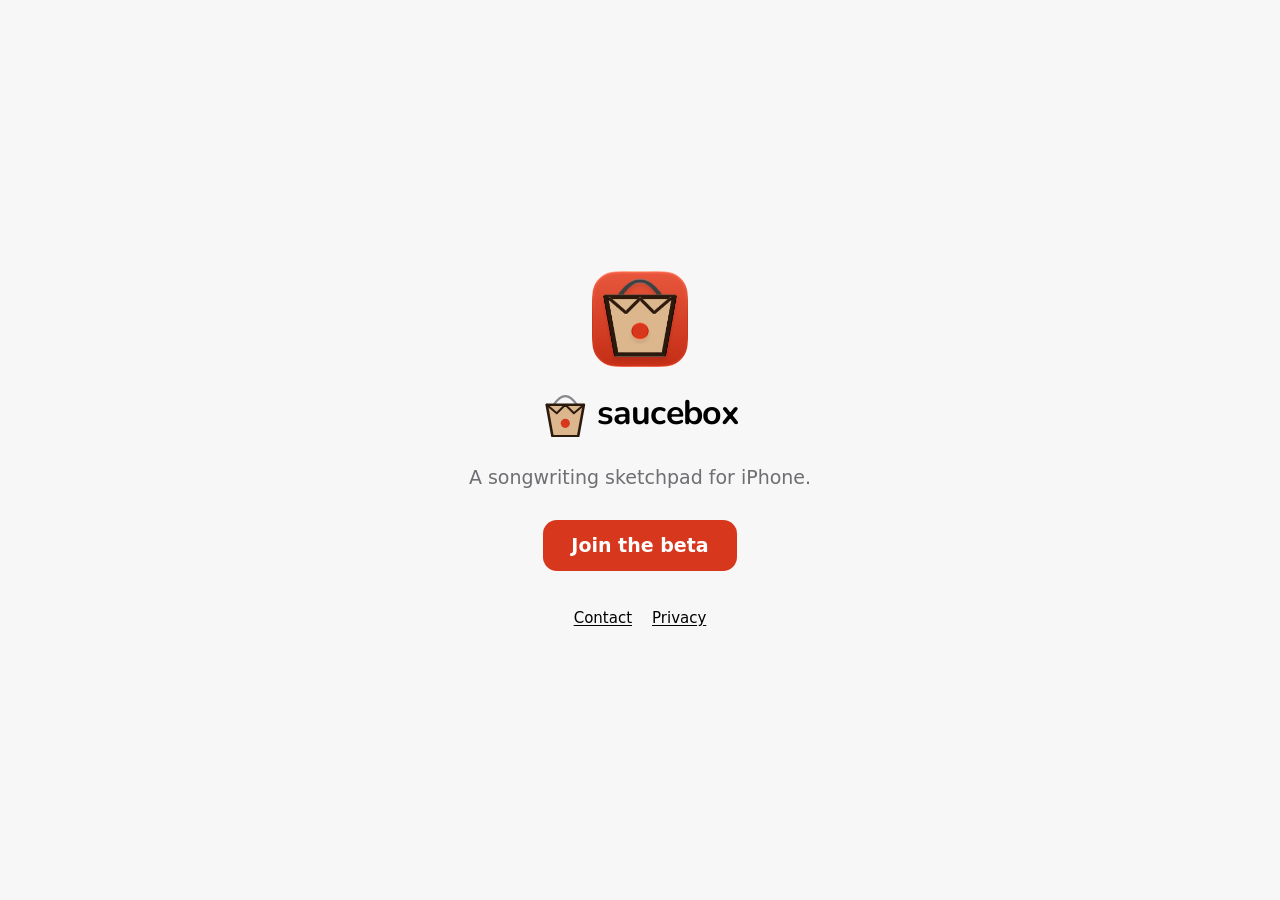
<file: index.html>
<!doctype html>
<html lang="en">
<head>
<meta charset="utf-8">
<meta name="viewport" content="width=device-width, initial-scale=1">
<title>Saucebox</title>
<meta name="description" content="Saucebox is a songwriting sketchpad for iPhone. Now in beta.">
<meta name="theme-color" content="#F7F7F7" media="(prefers-color-scheme: light)">
<meta name="theme-color" content="#000000" media="(prefers-color-scheme: dark)">
<link rel="icon" href="/icon.png">
<link rel="apple-touch-icon" href="/icon.png">
<link rel="stylesheet" href="/site.css">
<style>
  body { min-height: 100vh; min-height: 100svh; display: grid; place-items: center; text-align: center; }
  main { padding: 40px 16px; max-width: 440px; }
  .icon { display: block; width: 96px; height: 96px; margin: 0 auto 22px; }
  h1 { margin: 0; }
  .lockup { font-size: 34px; }
  .tagline { margin: 12px 0 28px; color: var(--meta); font-size: 19px; }
  footer { margin-top: 36px; }
</style>
</head>
<body>
<main>
  <img class="icon" src="/icon.png" alt="Saucebox app icon" width="96" height="96">

  <h1>
    <span class="lockup" aria-label="saucebox">
      <svg viewBox="3 3 34 34" aria-hidden="true" fill="none" stroke-linejoin="round" stroke-linecap="round">
        <path class="mark-handle" d="M12 14 Q20 2 28 14" stroke-width="1.6"/>
        <path class="mark-carton" d="M7 14 H33 L29 36 H11 Z" stroke-width="1.8"/>
        <path class="mark-zigzag" d="M7 14 L14 20 L20 14 L26 20 L33 14" stroke-width="1.4"/>
        <circle class="mark-dot" cx="20" cy="27" r="3.2"/>
      </svg>
      <span class="wordmark">saucebox</span>
    </span>
  </h1>

  <p class="tagline">A songwriting sketchpad for iPhone.</p>

  <a class="button" href="/beta/">Join the beta</a>

  <footer>
    <nav class="footer-links">
      <a href="mailto:info@sauceboxstudio.com">Contact</a>
      <a href="/privacy.html">Privacy</a>
    </nav>
  </footer>
</main>
</body>
</html>
</file>
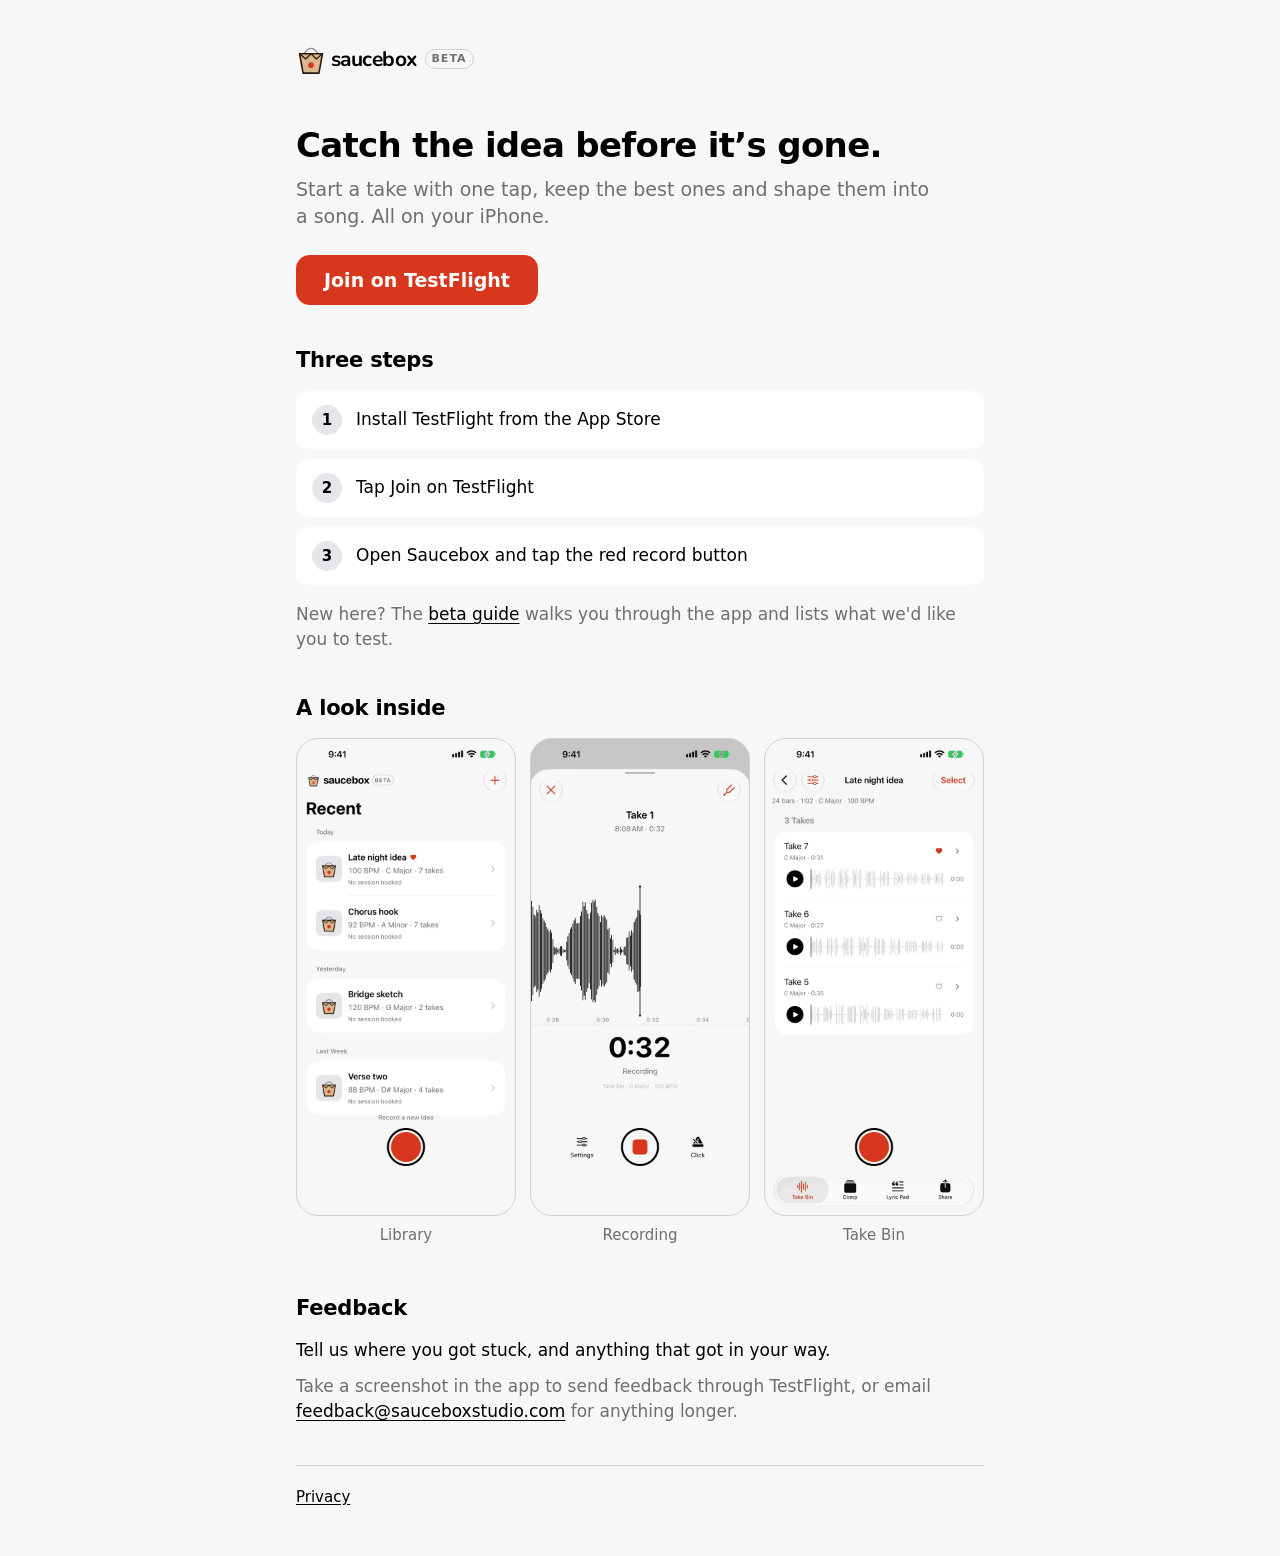
<file: beta/index.html>
<!doctype html>
<html lang="en">
<head>
<meta charset="utf-8">
<meta name="viewport" content="width=device-width, initial-scale=1">
<title>Saucebox beta</title>
<meta name="description" content="Join the Saucebox beta on TestFlight: a songwriting sketchpad for iPhone.">
<meta name="robots" content="noindex">
<meta name="theme-color" content="#F7F7F7" media="(prefers-color-scheme: light)">
<meta name="theme-color" content="#000000" media="(prefers-color-scheme: dark)">
<link rel="icon" href="/icon.png">
<link rel="apple-touch-icon" href="/icon.png">
<link rel="stylesheet" href="/site.css">
<style>
  main { max-width: 720px; margin: 0 auto; padding: 20px 16px 48px; }
  header { padding: 4px 0 28px; }

  h1 { font-size: 34px; line-height: 1.12; letter-spacing: -0.02em; margin: 0 0 12px; }
  .subline { margin: 0 0 24px; color: var(--meta); font-size: 19px; line-height: 1.45; max-width: 34em; }
  .join { margin: 0 0 40px; }

  h2 { font-size: 21px; letter-spacing: -0.01em; margin: 0 0 14px; }
  section { margin: 0 0 40px; }

  .steps { list-style: none; counter-reset: step; margin: 0; padding: 0; display: grid; gap: 10px; }
  .steps li {
    counter-increment: step;
    display: flex; align-items: center; gap: 14px;
    background: var(--card); border-radius: 12px; padding: 14px 16px;
  }
  .steps li::before {
    content: counter(step);
    flex: none; width: 30px; height: 30px; border-radius: 50%;
    display: grid; place-items: center;
    background: var(--tile); color: var(--ink);
    font-weight: 600; font-size: 15px; font-variant-numeric: tabular-nums;
  }

  /* Three screens side by side; a sideways scroll on phones. */
  .screens {
    display: grid; grid-auto-flow: column; grid-auto-columns: minmax(200px, 1fr);
    gap: 14px; margin: 0 -16px; padding: 0 16px 6px;
    overflow-x: auto; scroll-snap-type: x mandatory; scroll-padding: 0 16px;
    list-style: none;
  }
  .screens li { scroll-snap-align: start; margin: 0; }
  .screens figure { margin: 0; }
  .screens img {
    display: block; width: 100%; height: auto; aspect-ratio: 1320 / 2868;
    border-radius: 22px; background: var(--tile);
    outline: 1px solid var(--rule); outline-offset: -1px;
  }
  .screens figcaption { margin-top: 8px; text-align: center; color: var(--meta); font-size: 15px; }

  .feedback p { margin: 0 0 10px; }

  footer { border-top: 1px solid var(--rule); padding-top: 20px; }
  footer .footer-links { justify-content: flex-start; }

  @media (max-width: 599px) {
    h1 { font-size: 30px; }
    .subline { font-size: 17px; }
    .join .button { display: block; width: 100%; }
  }
  @media (min-width: 600px) {
    main { padding-top: 40px; }
    header { padding-bottom: 44px; }
  }
</style>
</head>
<body>
<main>
  <header>
    <a class="lockup" href="/" aria-label="saucebox, beta, home">
      <svg viewBox="3 3 34 34" aria-hidden="true" fill="none" stroke-linejoin="round" stroke-linecap="round">
        <path class="mark-handle" d="M12 14 Q20 2 28 14" stroke-width="1.6"/>
        <path class="mark-carton" d="M7 14 H33 L29 36 H11 Z" stroke-width="1.8"/>
        <path class="mark-zigzag" d="M7 14 L14 20 L20 14 L26 20 L33 14" stroke-width="1.4"/>
        <circle class="mark-dot" cx="20" cy="27" r="3.2"/>
      </svg>
      <span class="wordmark">saucebox</span>
      <span class="beta">BETA</span>
    </a>
  </header>

  <h1>Catch the idea before it’s gone.</h1>
  <p class="subline">Start a take with one tap, keep the best ones and shape them into a song. All on your iPhone.</p>

  <p class="join">
    <a class="button" href="https://testflight.apple.com/join/KSEFqZ4C" rel="noreferrer">Join on TestFlight</a>
  </p>

  <section aria-labelledby="steps-title">
    <h2 id="steps-title">Three steps</h2>
    <ol class="steps">
      <li>Install TestFlight from the App Store</li>
      <li>Tap Join on TestFlight</li>
      <li>Open Saucebox and tap the red record button</li>
    </ol>
    <p class="meta">New here? The <a href="/beta/guide.html">beta guide</a> walks you through the app and lists what we'd like you to test.</p>
  </section>

  <section aria-labelledby="screens-title">
    <h2 id="screens-title">A look inside</h2>
    <ul class="screens">
      <li>
        <figure>
          <picture>
            <source srcset="screens/library-dark.webp" media="(prefers-color-scheme: dark)">
            <img src="screens/library-light.webp" width="1320" height="2868" loading="lazy"
                 alt="The Library: songs listed under Recent, with the round red record button at the bottom">
          </picture>
          <figcaption>Library</figcaption>
        </figure>
      </li>
      <li>
        <figure>
          <picture>
            <source srcset="screens/recording-dark.webp" media="(prefers-color-scheme: dark)">
            <img src="screens/recording-light.webp" width="1320" height="2868" loading="lazy"
                 alt="Recording: a take's waveform drawing in as it records, with the running time">
          </picture>
          <figcaption>Recording</figcaption>
        </figure>
      </li>
      <li>
        <figure>
          <picture>
            <source srcset="screens/takebin-dark.webp" media="(prefers-color-scheme: dark)">
            <img src="screens/takebin-light.webp" width="1320" height="2868" loading="lazy"
                 alt="The Take Bin: a song's takes, each with its waveform and a play button">
          </picture>
          <figcaption>Take Bin</figcaption>
        </figure>
      </li>
    </ul>
  </section>

  <section class="feedback" aria-labelledby="feedback-title">
    <h2 id="feedback-title">Feedback</h2>
    <p>Tell us where you got stuck, and anything that got in your way.</p>
    <p class="meta">Take a screenshot in the app to send feedback through TestFlight, or email <a href="mailto:feedback@sauceboxstudio.com">feedback@sauceboxstudio.com</a> for anything longer.</p>
  </section>

  <footer>
    <nav class="footer-links">
      <a href="/privacy.html">Privacy</a>
    </nav>
  </footer>
</main>
</body>
</html>
</file>
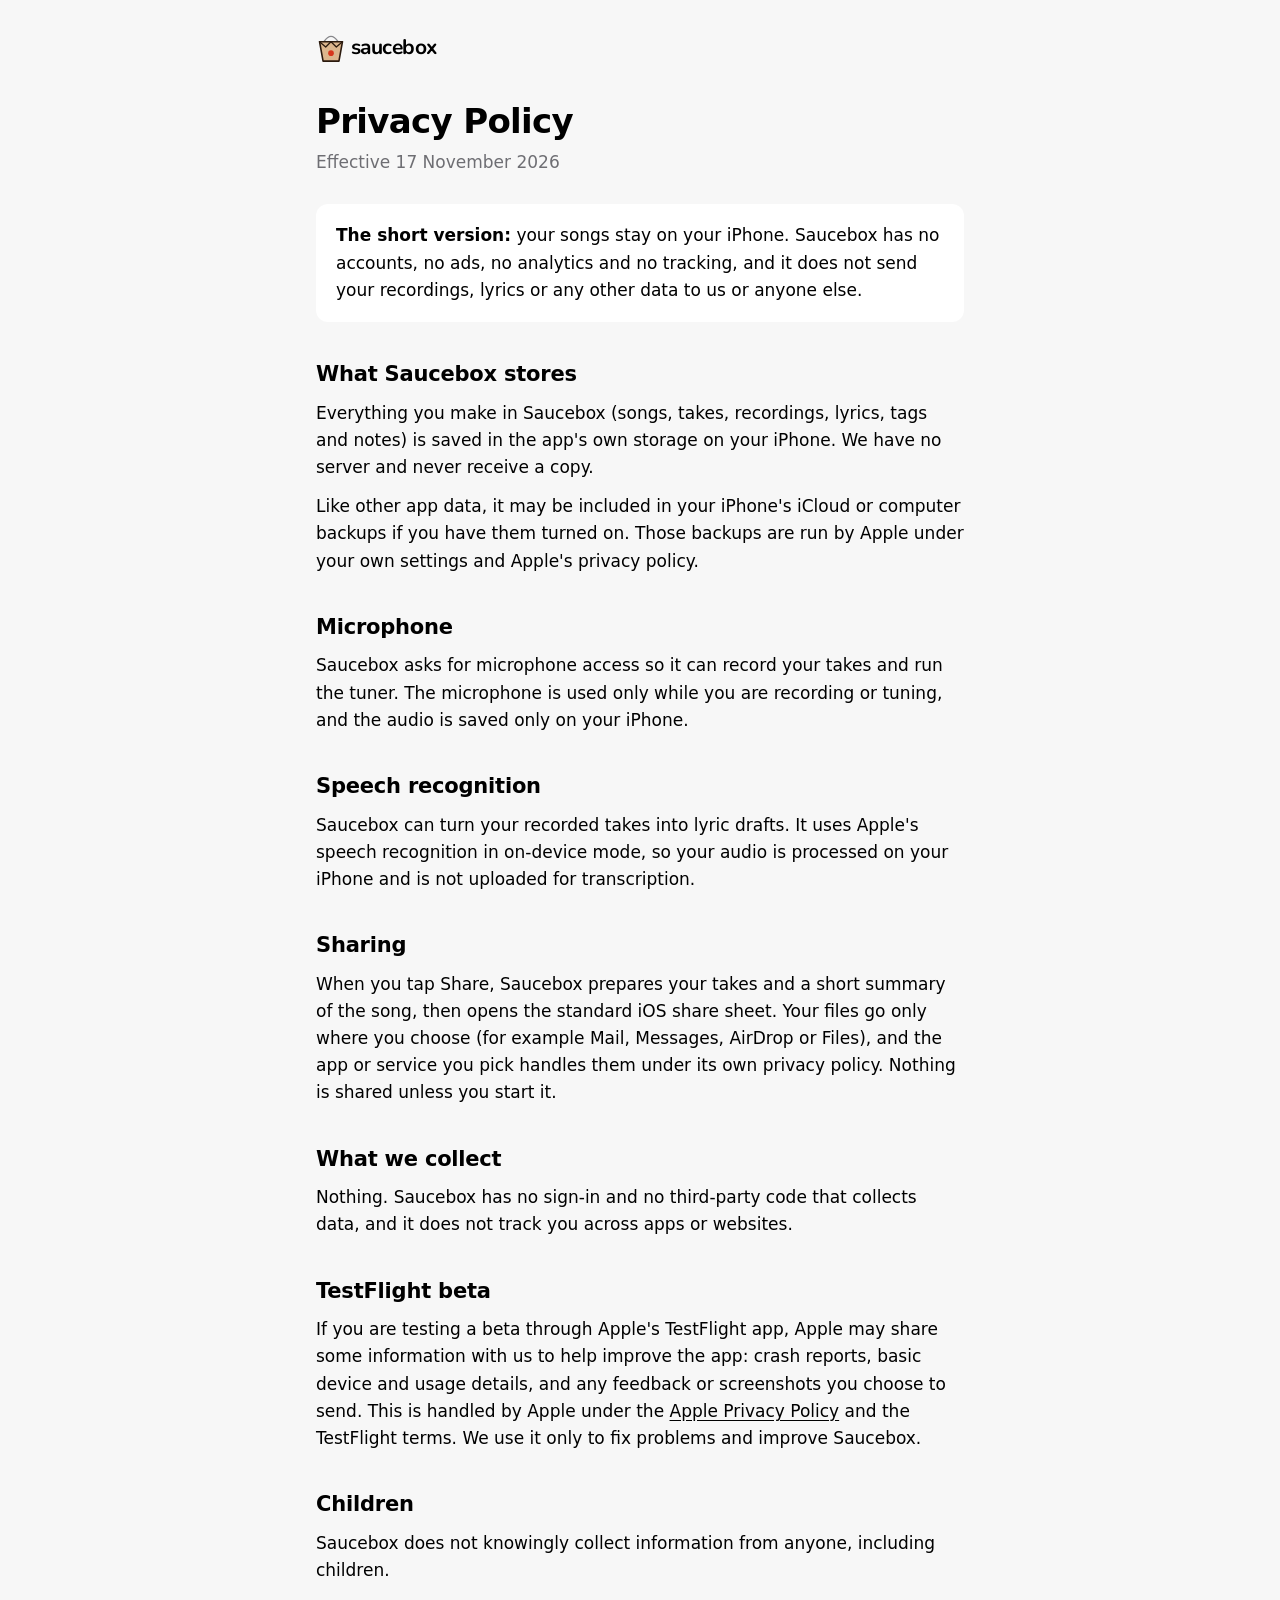
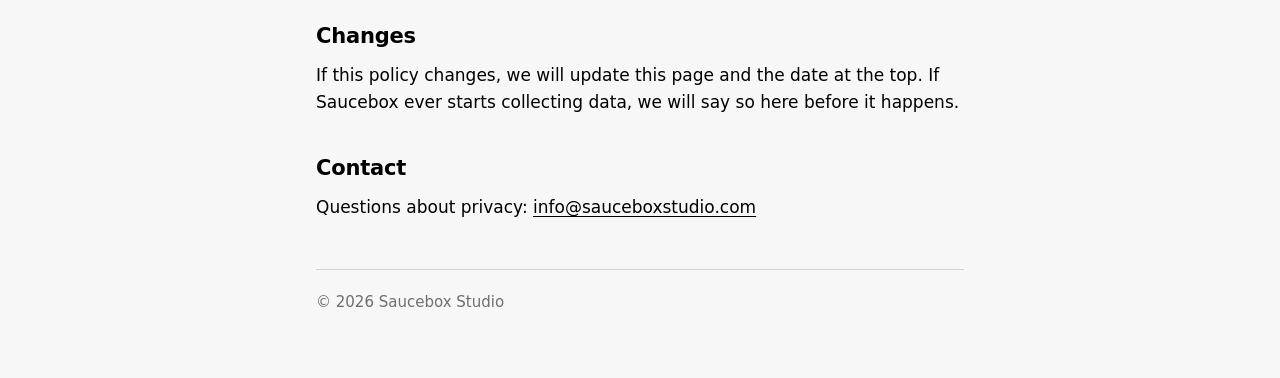
<file: privacy.html>
<!doctype html>
<html lang="en">
<head>
<meta charset="utf-8">
<meta name="viewport" content="width=device-width, initial-scale=1">
<title>Saucebox Privacy Policy</title>
<meta name="description" content="Saucebox keeps your songs, recordings and lyrics on your iPhone. No accounts, no tracking, no data collected.">
<meta name="theme-color" content="#F7F7F7" media="(prefers-color-scheme: light)">
<meta name="theme-color" content="#000000" media="(prefers-color-scheme: dark)">
<link rel="icon" href="/icon.png">
<link rel="apple-touch-icon" href="/icon.png">
<link rel="stylesheet" href="/site.css">
<style>
  body { line-height: 1.6; }
  main { max-width: 680px; margin: 0 auto; padding: 32px 16px 64px; }
  header { margin-bottom: 32px; }
  h1 { font-size: 34px; line-height: 1.15; letter-spacing: -0.02em; margin: 0 0 8px; }
  .updated { color: var(--meta); margin: 0 0 28px; }
  .summary { background: var(--card); border-radius: 12px; padding: 18px 20px; margin-bottom: 36px; }
  .summary p { margin: 0; }
  h2 { font-size: 21px; margin: 36px 0 8px; letter-spacing: -0.01em; }
  p, li { margin: 0 0 12px; }
  ul { padding-left: 22px; margin: 0 0 12px; }
  footer { margin-top: 48px; padding-top: 20px; border-top: 1px solid var(--rule); color: var(--meta); font-size: 15px; }
</style>
</head>
<body>
<main>
  <header>
    <a class="lockup" href="/" aria-label="saucebox, home">
      <svg viewBox="3 3 34 34" aria-hidden="true" fill="none" stroke-linejoin="round" stroke-linecap="round">
        <path class="mark-handle" d="M12 14 Q20 2 28 14" stroke-width="1.6"/>
        <path class="mark-carton" d="M7 14 H33 L29 36 H11 Z" stroke-width="1.8"/>
        <path class="mark-zigzag" d="M7 14 L14 20 L20 14 L26 20 L33 14" stroke-width="1.4"/>
        <circle class="mark-dot" cx="20" cy="27" r="3.2"/>
      </svg>
      <span class="wordmark">saucebox</span>
    </a>
  </header>

  <h1>Privacy Policy</h1>
  <p class="updated">Effective 17 November 2026</p>

  <div class="summary">
    <p><strong>The short version:</strong> your songs stay on your iPhone. Saucebox has no accounts, no ads, no analytics and no tracking, and it does not send your recordings, lyrics or any other data to us or anyone else.</p>
  </div>

  <h2>What Saucebox stores</h2>
  <p>Everything you make in Saucebox (songs, takes, recordings, lyrics, tags and notes) is saved in the app's own storage on your iPhone. We have no server and never receive a copy.</p>
  <p>Like other app data, it may be included in your iPhone's iCloud or computer backups if you have them turned on. Those backups are run by Apple under your own settings and Apple's privacy policy.</p>

  <h2>Microphone</h2>
  <p>Saucebox asks for microphone access so it can record your takes and run the tuner. The microphone is used only while you are recording or tuning, and the audio is saved only on your iPhone.</p>

  <h2>Speech recognition</h2>
  <p>Saucebox can turn your recorded takes into lyric drafts. It uses Apple's speech recognition in on-device mode, so your audio is processed on your iPhone and is not uploaded for transcription.</p>

  <h2>Sharing</h2>
  <p>When you tap Share, Saucebox prepares your takes and a short summary of the song, then opens the standard iOS share sheet. Your files go only where you choose (for example Mail, Messages, AirDrop or Files), and the app or service you pick handles them under its own privacy policy. Nothing is shared unless you start it.</p>

  <h2>What we collect</h2>
  <p>Nothing. Saucebox has no sign-in and no third-party code that collects data, and it does not track you across apps or websites.</p>

  <h2>TestFlight beta</h2>
  <p>If you are testing a beta through Apple's TestFlight app, Apple may share some information with us to help improve the app: crash reports, basic device and usage details, and any feedback or screenshots you choose to send. This is handled by Apple under the <a href="https://www.apple.com/legal/privacy/">Apple Privacy Policy</a> and the TestFlight terms. We use it only to fix problems and improve Saucebox.</p>

  <h2>Children</h2>
  <p>Saucebox does not knowingly collect information from anyone, including children.</p>

  <h2>Changes</h2>
  <p>If this policy changes, we will update this page and the date at the top. If Saucebox ever starts collecting data, we will say so here before it happens.</p>

  <h2>Contact</h2>
  <p>Questions about privacy: <a href="mailto:info@sauceboxstudio.com">info@sauceboxstudio.com</a></p>

  <footer>© 2026 Saucebox Studio</footer>
</main>
</body>
</html>
</file>
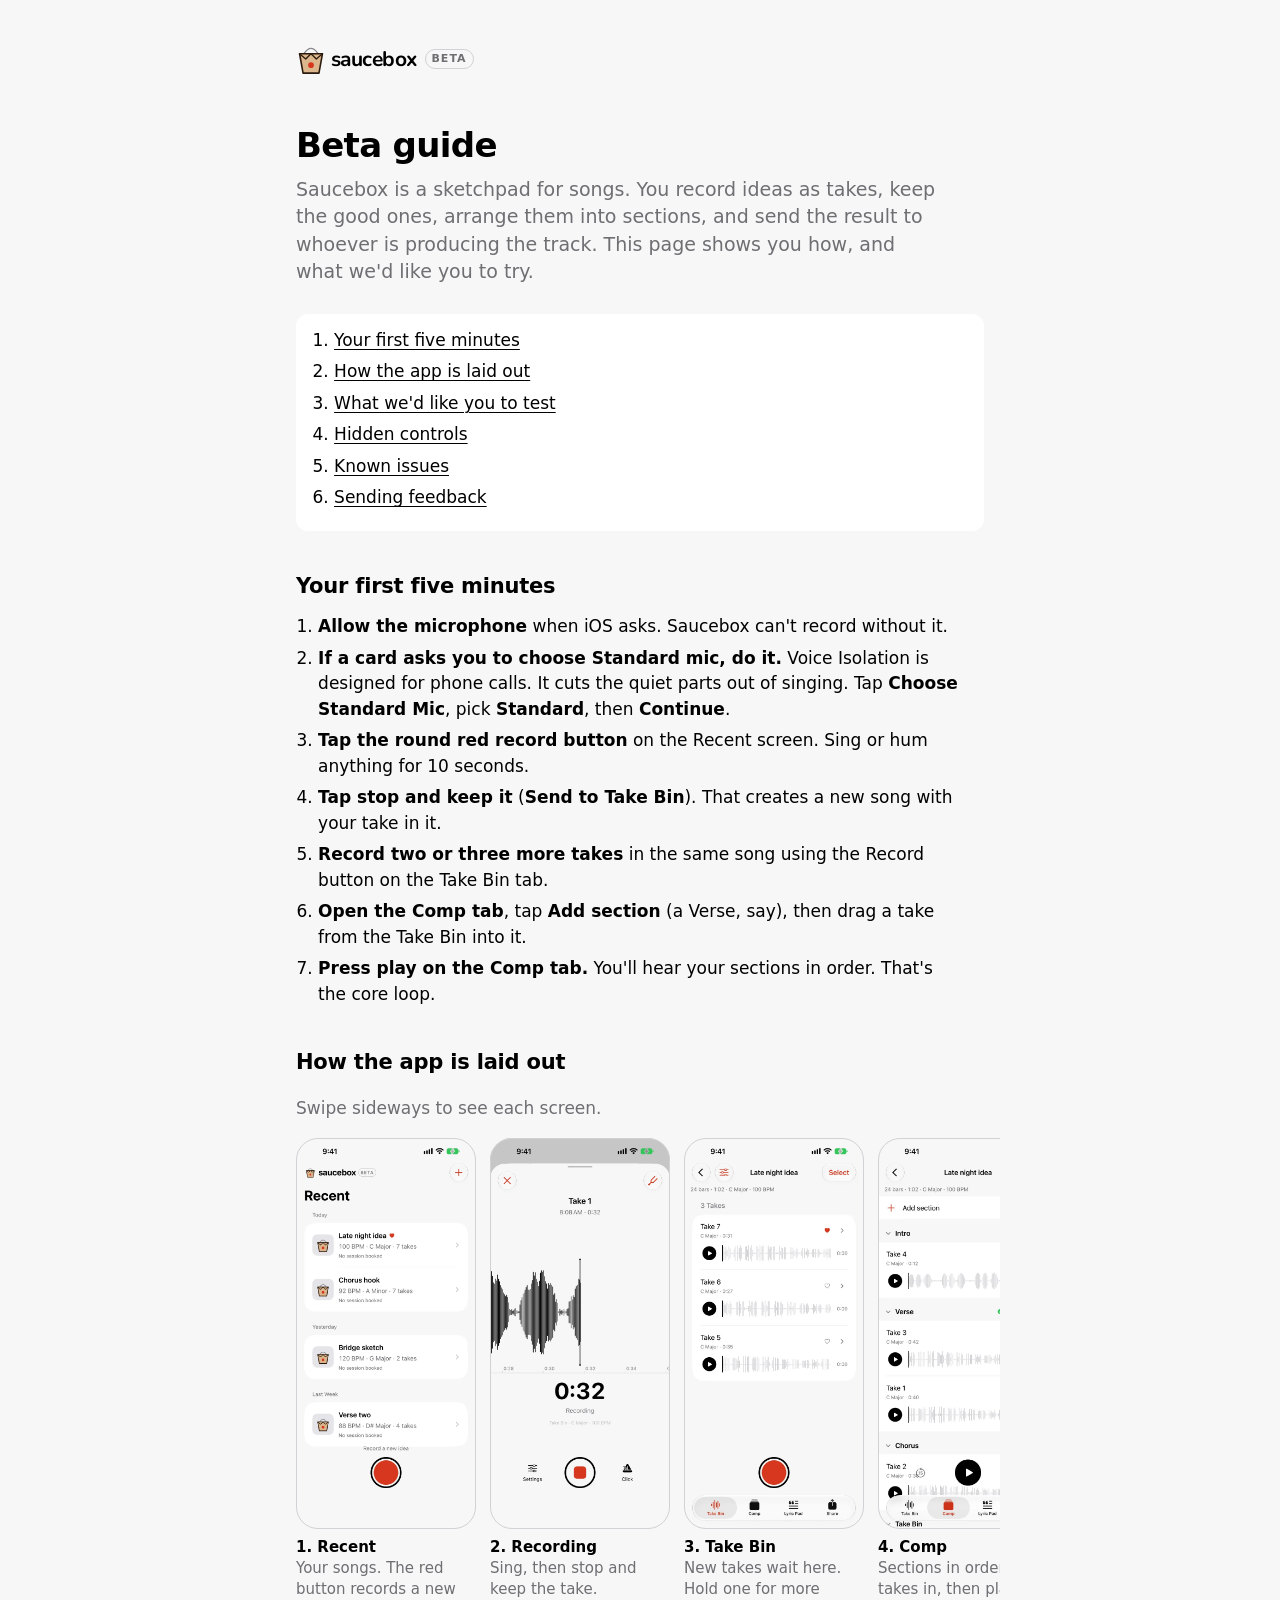
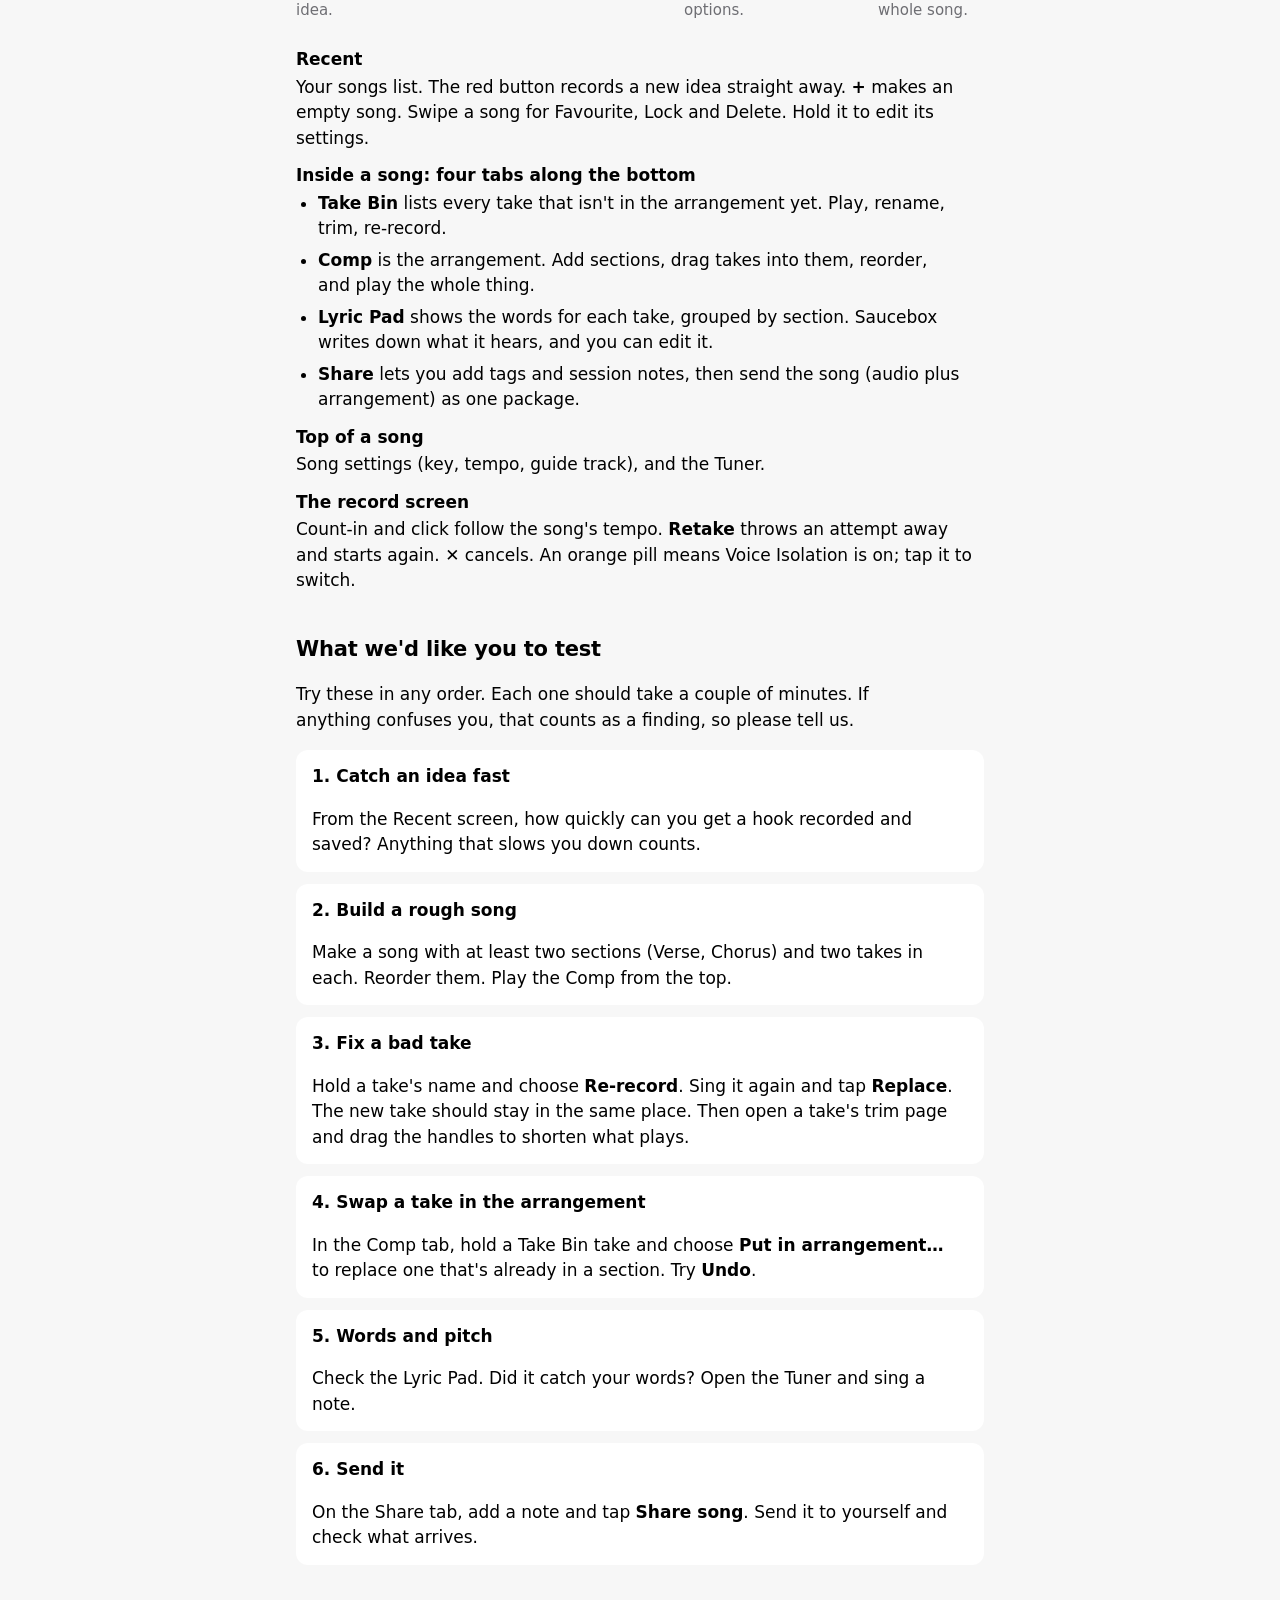
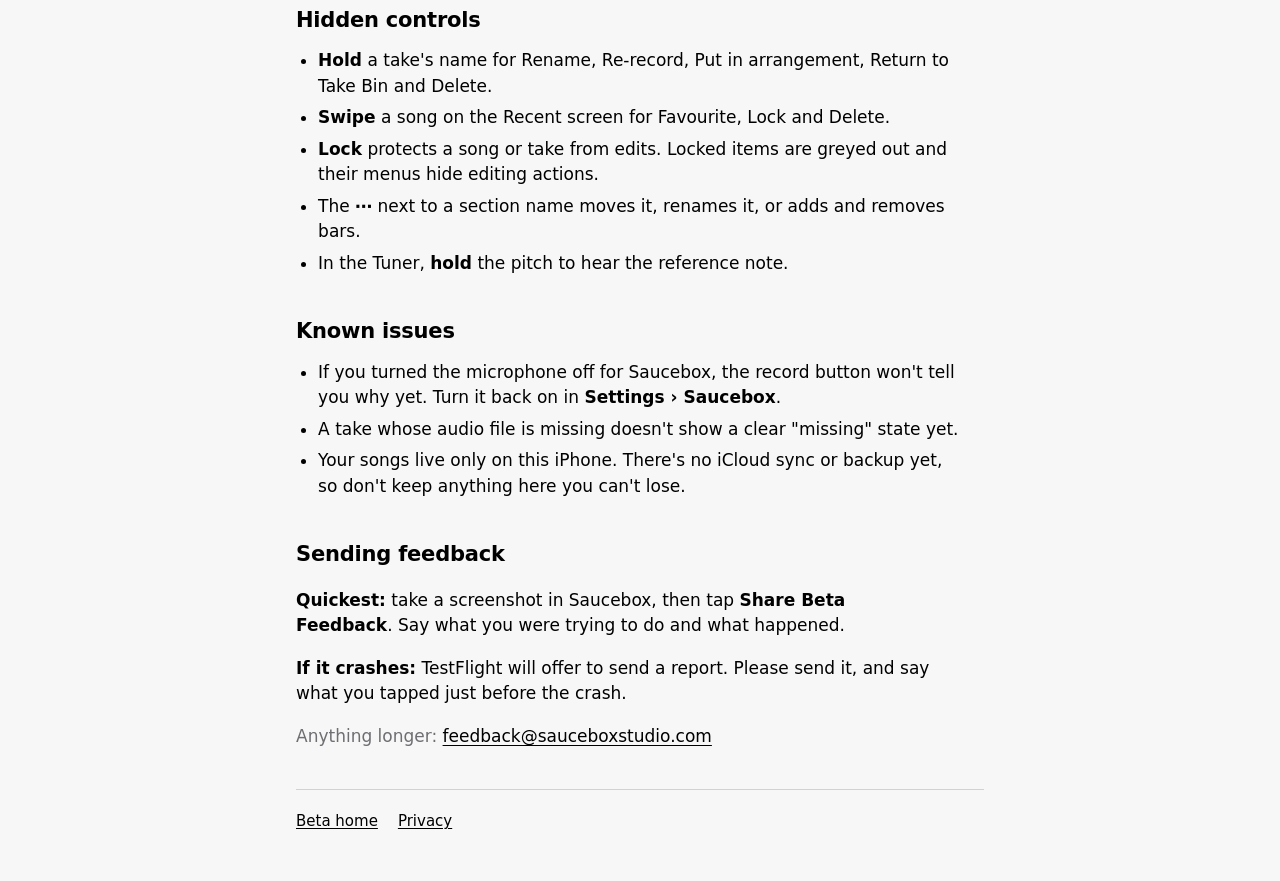
<file: beta/guide.html>
<!doctype html>
<html lang="en">
<head>
<meta charset="utf-8">
<meta name="viewport" content="width=device-width, initial-scale=1">
<title>Saucebox beta guide</title>
<meta name="description" content="How to use the Saucebox beta, and what we'd like you to try.">
<meta name="robots" content="noindex">
<meta name="theme-color" content="#F7F7F7" media="(prefers-color-scheme: light)">
<meta name="theme-color" content="#000000" media="(prefers-color-scheme: dark)">
<link rel="icon" href="/icon.png">
<link rel="apple-touch-icon" href="/icon.png">
<link rel="stylesheet" href="/site.css">
<style>
  main { max-width: 720px; margin: 0 auto; padding: 20px 16px 48px; }
  header { padding: 4px 0 28px; }
  h1 { font-size: 34px; line-height: 1.12; letter-spacing: -0.02em; margin: 0 0 12px; }
  .subline { margin: 0 0 28px; color: var(--meta); font-size: 19px; line-height: 1.45; max-width: 34em; }
  h2 { font-size: 21px; letter-spacing: -0.01em; margin: 0 0 12px; }
  h3 { font-size: 17px; margin: 18px 0 6px; }
  section { margin: 0 0 40px; }
  p, li { max-width: 38em; }
  ul, ol { padding-left: 1.3em; margin: 0 0 12px; }
  li { margin: 0 0 6px; }
  .toc { background: var(--card); border-radius: 12px; padding: 14px 16px; margin: 0 0 40px; }
  .toc ol { margin: 0; }
  .card { background: var(--card); border-radius: 12px; padding: 14px 16px; margin: 0 0 12px; }
  .card h3 { margin-top: 0; }
  .card p:last-child, .card ol:last-child, .card ul:last-child { margin-bottom: 0; }
  dl { margin: 0; }
  dt { font-weight: 600; margin-top: 12px; }
  dd { margin: 2px 0 0; color: var(--ink); }
  .meta { color: var(--meta); }
  kbd { font: inherit; font-weight: 600; }
  .screens {
    display: grid; grid-auto-flow: column; grid-auto-columns: minmax(180px, 1fr);
    gap: 14px; margin: 0 -16px 20px; padding: 0 16px 6px;
    overflow-x: auto; scroll-snap-type: x mandatory; scroll-padding: 0 16px;
    list-style: none;
  }
  .screens li { scroll-snap-align: start; margin: 0; max-width: none; }
  .screens figure { margin: 0; }
  .screens img {
    display: block; width: 100%; height: auto; aspect-ratio: 1320 / 2868;
    border-radius: 22px; background: var(--tile);
    outline: 1px solid var(--rule); outline-offset: -1px;
  }
  .screens figcaption { margin-top: 8px; color: var(--meta); font-size: 15px; line-height: 1.4; }
  .screens figcaption strong { color: var(--ink); display: block; }
  footer { border-top: 1px solid var(--rule); padding-top: 20px; }
  footer .footer-links { justify-content: flex-start; gap: 20px; }
  @media (max-width: 599px) { h1 { font-size: 30px; } .subline { font-size: 17px; } }
  @media (min-width: 600px) { main { padding-top: 40px; } header { padding-bottom: 44px; } }
</style>
</head>
<body>
<main>
  <header>
    <a class="lockup" href="/beta/" aria-label="saucebox, beta, home">
      <svg viewBox="3 3 34 34" aria-hidden="true" fill="none" stroke-linejoin="round" stroke-linecap="round">
        <path class="mark-handle" d="M12 14 Q20 2 28 14" stroke-width="1.6"/>
        <path class="mark-carton" d="M7 14 H33 L29 36 H11 Z" stroke-width="1.8"/>
        <path class="mark-zigzag" d="M7 14 L14 20 L20 14 L26 20 L33 14" stroke-width="1.4"/>
        <circle class="mark-dot" cx="20" cy="27" r="3.2"/>
      </svg>
      <span class="wordmark">saucebox</span>
      <span class="beta">BETA</span>
    </a>
  </header>

  <h1>Beta guide</h1>
  <p class="subline">Saucebox is a sketchpad for songs. You record ideas as takes, keep the good ones, arrange them into sections, and send the result to whoever is producing the track. This page shows you how, and what we'd like you to try.</p>

  <nav class="toc" aria-label="On this page">
    <ol>
      <li><a href="#first-launch">Your first five minutes</a></li>
      <li><a href="#map">How the app is laid out</a></li>
      <li><a href="#test">What we'd like you to test</a></li>
      <li><a href="#tips">Hidden controls</a></li>
      <li><a href="#known">Known issues</a></li>
      <li><a href="#feedback">Sending feedback</a></li>
    </ol>
  </nav>

  <section id="first-launch" aria-labelledby="first-launch-title">
    <h2 id="first-launch-title">Your first five minutes</h2>
    <ol>
      <li><strong>Allow the microphone</strong> when iOS asks. Saucebox can't record without it.</li>
      <li><strong>If a card asks you to choose Standard mic, do it.</strong> Voice Isolation is designed for phone calls. It cuts the quiet parts out of singing. Tap <kbd>Choose Standard Mic</kbd>, pick <kbd>Standard</kbd>, then <kbd>Continue</kbd>.</li>
      <li><strong>Tap the round red record button</strong> on the Recent screen. Sing or hum anything for 10 seconds.</li>
      <li><strong>Tap stop and keep it</strong> (<kbd>Send to Take Bin</kbd>). That creates a new song with your take in it.</li>
      <li><strong>Record two or three more takes</strong> in the same song using the Record button on the Take Bin tab.</li>
      <li><strong>Open the Comp tab</strong>, tap <kbd>Add section</kbd> (a Verse, say), then drag a take from the Take Bin into it.</li>
      <li><strong>Press play on the Comp tab.</strong> You'll hear your sections in order. That's the core loop.</li>
    </ol>
  </section>

  <section id="map" aria-labelledby="map-title">
    <h2 id="map-title">How the app is laid out</h2>
    <p class="meta">Swipe sideways to see each screen.</p>
    <ul class="screens">
      <li><figure>
        <picture>
          <source srcset="screens/library-dark.webp" media="(prefers-color-scheme: dark)">
          <img src="screens/library-light.webp" width="660" height="1434" loading="lazy"
               alt="The Recent screen: songs listed by date, with the round red record button at the bottom">
        </picture>
        <figcaption><strong>1. Recent</strong>Your songs. The red button records a new idea.</figcaption>
      </figure></li>
      <li><figure>
        <picture>
          <source srcset="screens/recording-dark.webp" media="(prefers-color-scheme: dark)">
          <img src="screens/recording-light.webp" width="660" height="1434" loading="lazy"
               alt="The record screen: a take's waveform drawing in as it records, with the running time">
        </picture>
        <figcaption><strong>2. Recording</strong>Sing, then stop and keep the take.</figcaption>
      </figure></li>
      <li><figure>
        <picture>
          <source srcset="screens/takebin-dark.webp" media="(prefers-color-scheme: dark)">
          <img src="screens/takebin-light.webp" width="660" height="1434" loading="lazy"
               alt="The Take Bin tab: a song's takes, each with its waveform and a play button">
        </picture>
        <figcaption><strong>3. Take Bin</strong>New takes wait here. Hold one for more options.</figcaption>
      </figure></li>
      <li><figure>
        <picture>
          <source srcset="screens/comp-dark.webp" media="(prefers-color-scheme: dark)">
          <img src="screens/comp-light.webp" width="660" height="1434" loading="lazy"
               alt="The Comp tab: Add section at the top, then Intro, Verse and Chorus sections with their takes, and a large play button">
        </picture>
        <figcaption><strong>4. Comp</strong>Sections in order. Drag takes in, then play the whole song.</figcaption>
      </figure></li>
      <li><figure>
        <picture>
          <source srcset="screens/lyricpad-dark.webp" media="(prefers-color-scheme: dark)">
          <img src="screens/lyricpad-light.webp" width="660" height="1434" loading="lazy"
               alt="The Lyric Pad tab: each section's takes with the words Saucebox heard and a syllable count per line">
        </picture>
        <figcaption><strong>5. Lyric Pad</strong>The words it heard, with syllables per line.</figcaption>
      </figure></li>
    </ul>
    <dl>
      <dt>Recent</dt>
      <dd>Your songs list. The red button records a new idea straight away. <kbd>+</kbd> makes an empty song. Swipe a song for Favourite, Lock and Delete. Hold it to edit its settings.</dd>
      <dt>Inside a song: four tabs along the bottom</dt>
      <dd>
        <ul>
          <li><strong>Take Bin</strong> lists every take that isn't in the arrangement yet. Play, rename, trim, re-record.</li>
          <li><strong>Comp</strong> is the arrangement. Add sections, drag takes into them, reorder, and play the whole thing.</li>
          <li><strong>Lyric Pad</strong> shows the words for each take, grouped by section. Saucebox writes down what it hears, and you can edit it.</li>
          <li><strong>Share</strong> lets you add tags and session notes, then send the song (audio plus arrangement) as one package.</li>
        </ul>
      </dd>
      <dt>Top of a song</dt>
      <dd>Song settings (key, tempo, guide track), and the Tuner.</dd>
      <dt>The record screen</dt>
      <dd>Count-in and click follow the song's tempo. <kbd>Retake</kbd> throws an attempt away and starts again. <kbd>✕</kbd> cancels. An orange pill means Voice Isolation is on; tap it to switch.</dd>
    </dl>
  </section>

  <section id="test" aria-labelledby="test-title">
    <h2 id="test-title">What we'd like you to test</h2>
    <p>Try these in any order. Each one should take a couple of minutes. If anything confuses you, that counts as a finding, so please tell us.</p>

    <div class="card">
      <h3>1. Catch an idea fast</h3>
      <p>From the Recent screen, how quickly can you get a hook recorded and saved? Anything that slows you down counts.</p>
    </div>
    <div class="card">
      <h3>2. Build a rough song</h3>
      <p>Make a song with at least two sections (Verse, Chorus) and two takes in each. Reorder them. Play the Comp from the top.</p>
    </div>
    <div class="card">
      <h3>3. Fix a bad take</h3>
      <p>Hold a take's name and choose <kbd>Re-record</kbd>. Sing it again and tap <kbd>Replace</kbd>. The new take should stay in the same place. Then open a take's trim page and drag the handles to shorten what plays.</p>
    </div>
    <div class="card">
      <h3>4. Swap a take in the arrangement</h3>
      <p>In the Comp tab, hold a Take Bin take and choose <kbd>Put in arrangement…</kbd> to replace one that's already in a section. Try <kbd>Undo</kbd>.</p>
    </div>
    <div class="card">
      <h3>5. Words and pitch</h3>
      <p>Check the Lyric Pad. Did it catch your words? Open the Tuner and sing a note.</p>
    </div>
    <div class="card">
      <h3>6. Send it</h3>
      <p>On the Share tab, add a note and tap <kbd>Share song</kbd>. Send it to yourself and check what arrives.</p>
    </div>
  </section>

  <section id="tips" aria-labelledby="tips-title">
    <h2 id="tips-title">Hidden controls</h2>
    <ul>
      <li><strong>Hold</strong> a take's name for Rename, Re-record, Put in arrangement, Return to Take Bin and Delete.</li>
      <li><strong>Swipe</strong> a song on the Recent screen for Favourite, Lock and Delete.</li>
      <li><strong>Lock</strong> protects a song or take from edits. Locked items are greyed out and their menus hide editing actions.</li>
      <li>The <kbd>⋯</kbd> next to a section name moves it, renames it, or adds and removes bars.</li>
      <li>In the Tuner, <strong>hold</strong> the pitch to hear the reference note.</li>
    </ul>
  </section>

  <section id="known" aria-labelledby="known-title">
    <h2 id="known-title">Known issues</h2>
    <ul>
      <li>If you turned the microphone off for Saucebox, the record button won't tell you why yet. Turn it back on in <strong>Settings › Saucebox</strong>.</li>
      <li>A take whose audio file is missing doesn't show a clear "missing" state yet.</li>
      <li>Your songs live only on this iPhone. There's no iCloud sync or backup yet, so don't keep anything here you can't lose.</li>
    </ul>
  </section>

  <section id="feedback" aria-labelledby="feedback-title">
    <h2 id="feedback-title">Sending feedback</h2>
    <p><strong>Quickest:</strong> take a screenshot in Saucebox, then tap <kbd>Share Beta Feedback</kbd>. Say what you were trying to do and what happened.</p>
    <p><strong>If it crashes:</strong> TestFlight will offer to send a report. Please send it, and say what you tapped just before the crash.</p>
    <p class="meta">Anything longer: <a href="mailto:feedback@sauceboxstudio.com">feedback@sauceboxstudio.com</a></p>
  </section>

  <footer>
    <nav class="footer-links">
      <a href="/beta/">Beta home</a>
      <a href="/privacy.html">Privacy</a>
    </nav>
  </footer>
</main>
</body>
</html>
</file>
<file: site.css>
/* Saucebox site styles: the app's colour tokens (spec §1.1) and type (§5.1).
   Plain CSS, no framework, no third-party calls. */

/* Nunito Bold (SIL Open Font Licence), self-hosted. Subset to the letters of "saucebox"; only used for the
   wordmark where SF Pro Rounded (ui-rounded) is not available. */
@font-face {
  font-family: "Nunito";
  src: url("/fonts/nunito-bold-wordmark.ttf") format("truetype");
  font-weight: 700;
  font-style: normal;
  font-display: swap;
}

:root {
  color-scheme: light dark;
  --canvas: #F7F7F7;
  --card: #FFFFFF;
  --tile: #E5E5EA;
  --ink: #000000;
  --meta: #6E6E73;
  --rule: #D1D1D6;
  --chili: #D7371D;
  --carton: #DCB68D;
  --outline: #2B1A0E;
  --handle: rgba(60, 60, 67, 0.6);
}

@media (prefers-color-scheme: dark) {
  :root {
    --canvas: #000000;
    --card: #1C1C1E;
    --tile: #2C2C2E;
    --ink: #FFFFFF;
    --meta: #8E8E93;
    --rule: #3A3A3C;
    --chili: #E8573D;
    --outline: #8A6A4C;
    --handle: rgba(235, 235, 245, 0.6);
  }
}

@media (prefers-contrast: more) {
  :root { --chili: #B82C14; }
}
@media (prefers-contrast: more) and (prefers-color-scheme: dark) {
  :root { --chili: #FF6B50; }
}

* { box-sizing: border-box; }

body {
  margin: 0;
  background: var(--canvas);
  color: var(--ink);
  font: 17px/1.5 -apple-system, system-ui, "Helvetica Neue", Arial, sans-serif;
  -webkit-text-size-adjust: 100%;
}

/* Body links are ink and underlined; chili is for buttons (spec §5.1). */
a { color: var(--ink); text-decoration: underline; text-underline-offset: 0.15em; }

/* ---- Lockup: mark, wordmark, optional BETA pill ---- */

.lockup {
  display: inline-flex;
  align-items: center;
  gap: 0.22em;
  color: var(--ink);
  text-decoration: none;
  font-size: 21px;
}
.lockup svg { width: 1.43em; height: 1.43em; flex: none; }
.wordmark {
  font-family: ui-rounded, "SF Pro Rounded", "Nunito", -apple-system, system-ui, sans-serif;
  font-weight: 700;
  letter-spacing: -0.024em;
  line-height: 1;
}
.beta {
  margin-left: 0.3em;
  padding: 2px 6px;
  border: 1px solid var(--rule);
  border-radius: 999px;
  color: var(--meta);
  font-size: 11px;
  font-weight: 600;
  letter-spacing: 0.09em;
  line-height: 1.3;
}

.mark-handle { stroke: var(--handle); }
.mark-carton { fill: var(--carton); stroke: var(--outline); }
.mark-zigzag { stroke: var(--outline); }
.mark-dot { fill: var(--chili); }

/* ---- Chili button: filled, white 19 px bold label (large text, so the
   lighter dark-mode chili still passes) ---- */

.button {
  display: inline-block;
  padding: 14px 28px;
  border-radius: 14px;
  background: var(--chili);
  color: #FFFFFF;
  font-size: 19px;
  font-weight: 700;
  line-height: 1.2;
  text-decoration: none;
  text-align: center;
}
.button:hover { filter: brightness(1.06); }
.button:focus-visible { outline: 3px solid var(--ink); outline-offset: 3px; }

.meta { color: var(--meta); }

.footer-links { display: flex; gap: 20px; justify-content: center; font-size: 15px; }
</file>
